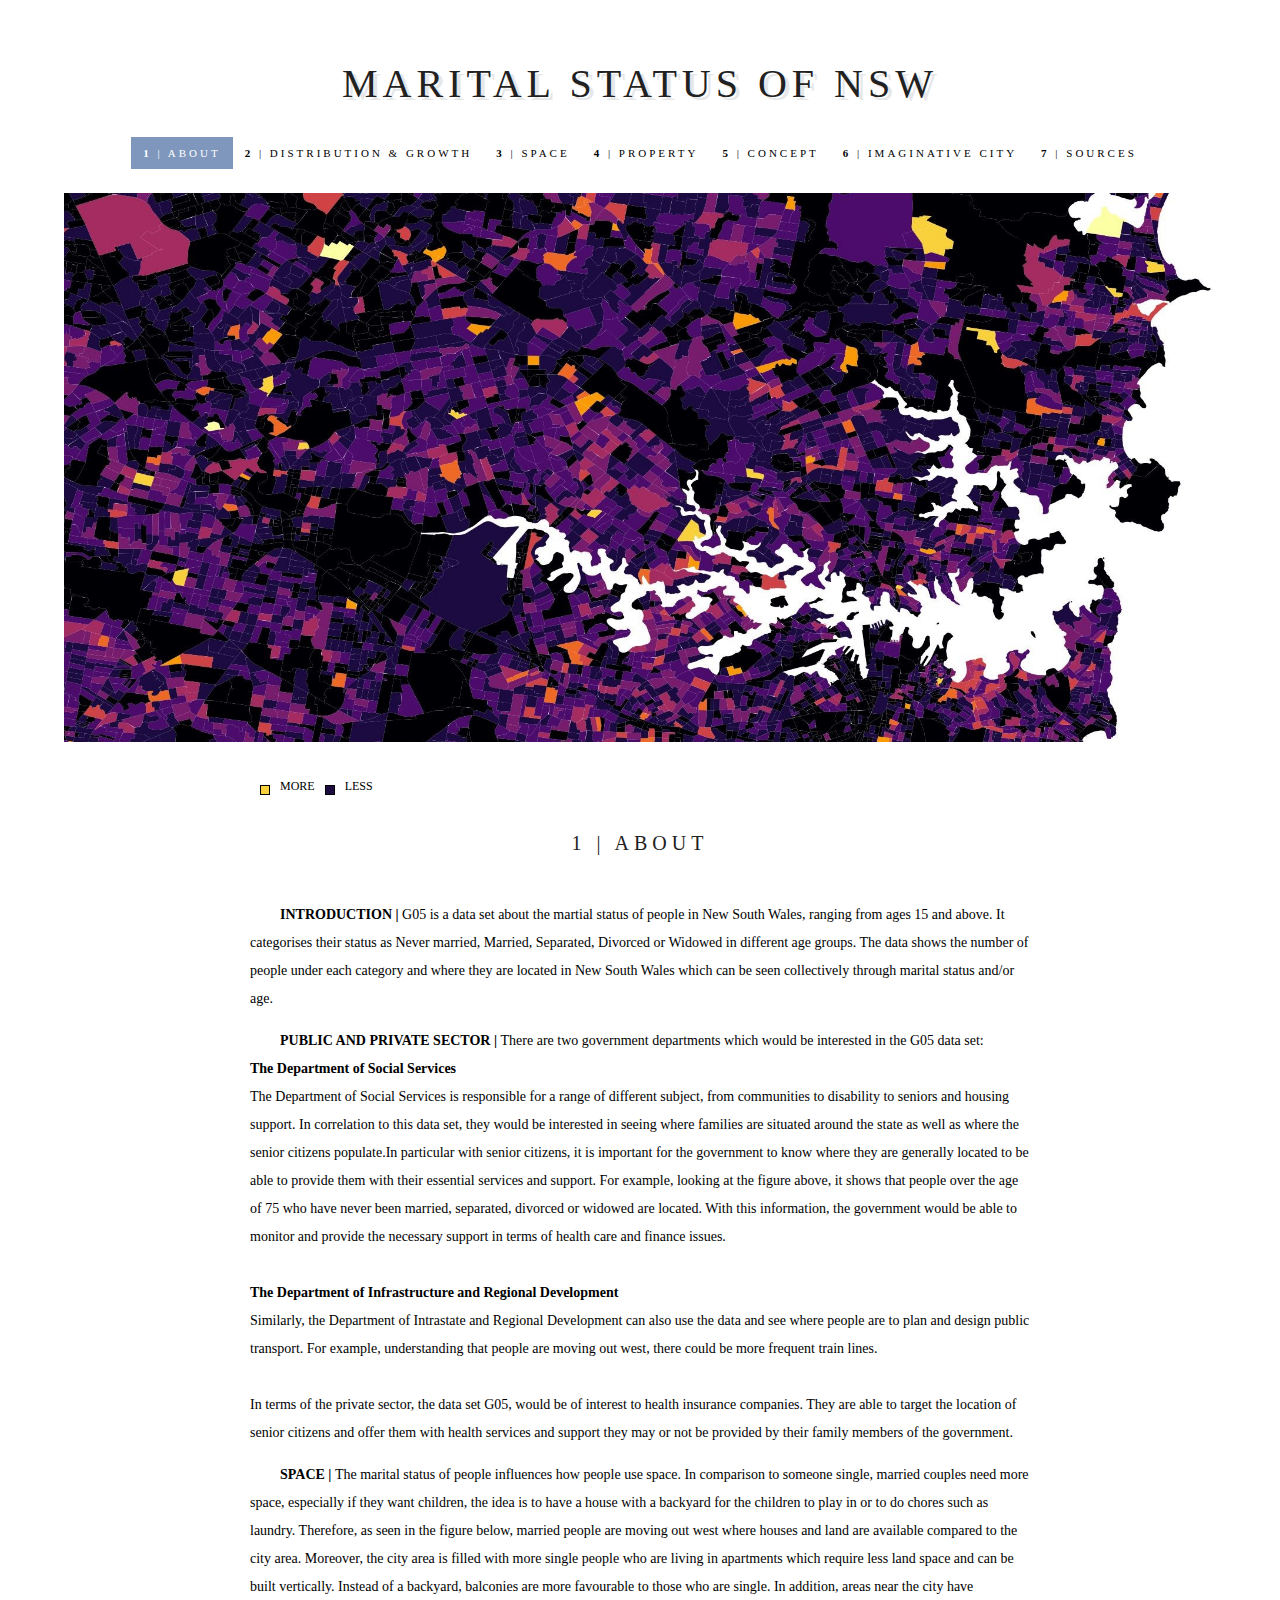
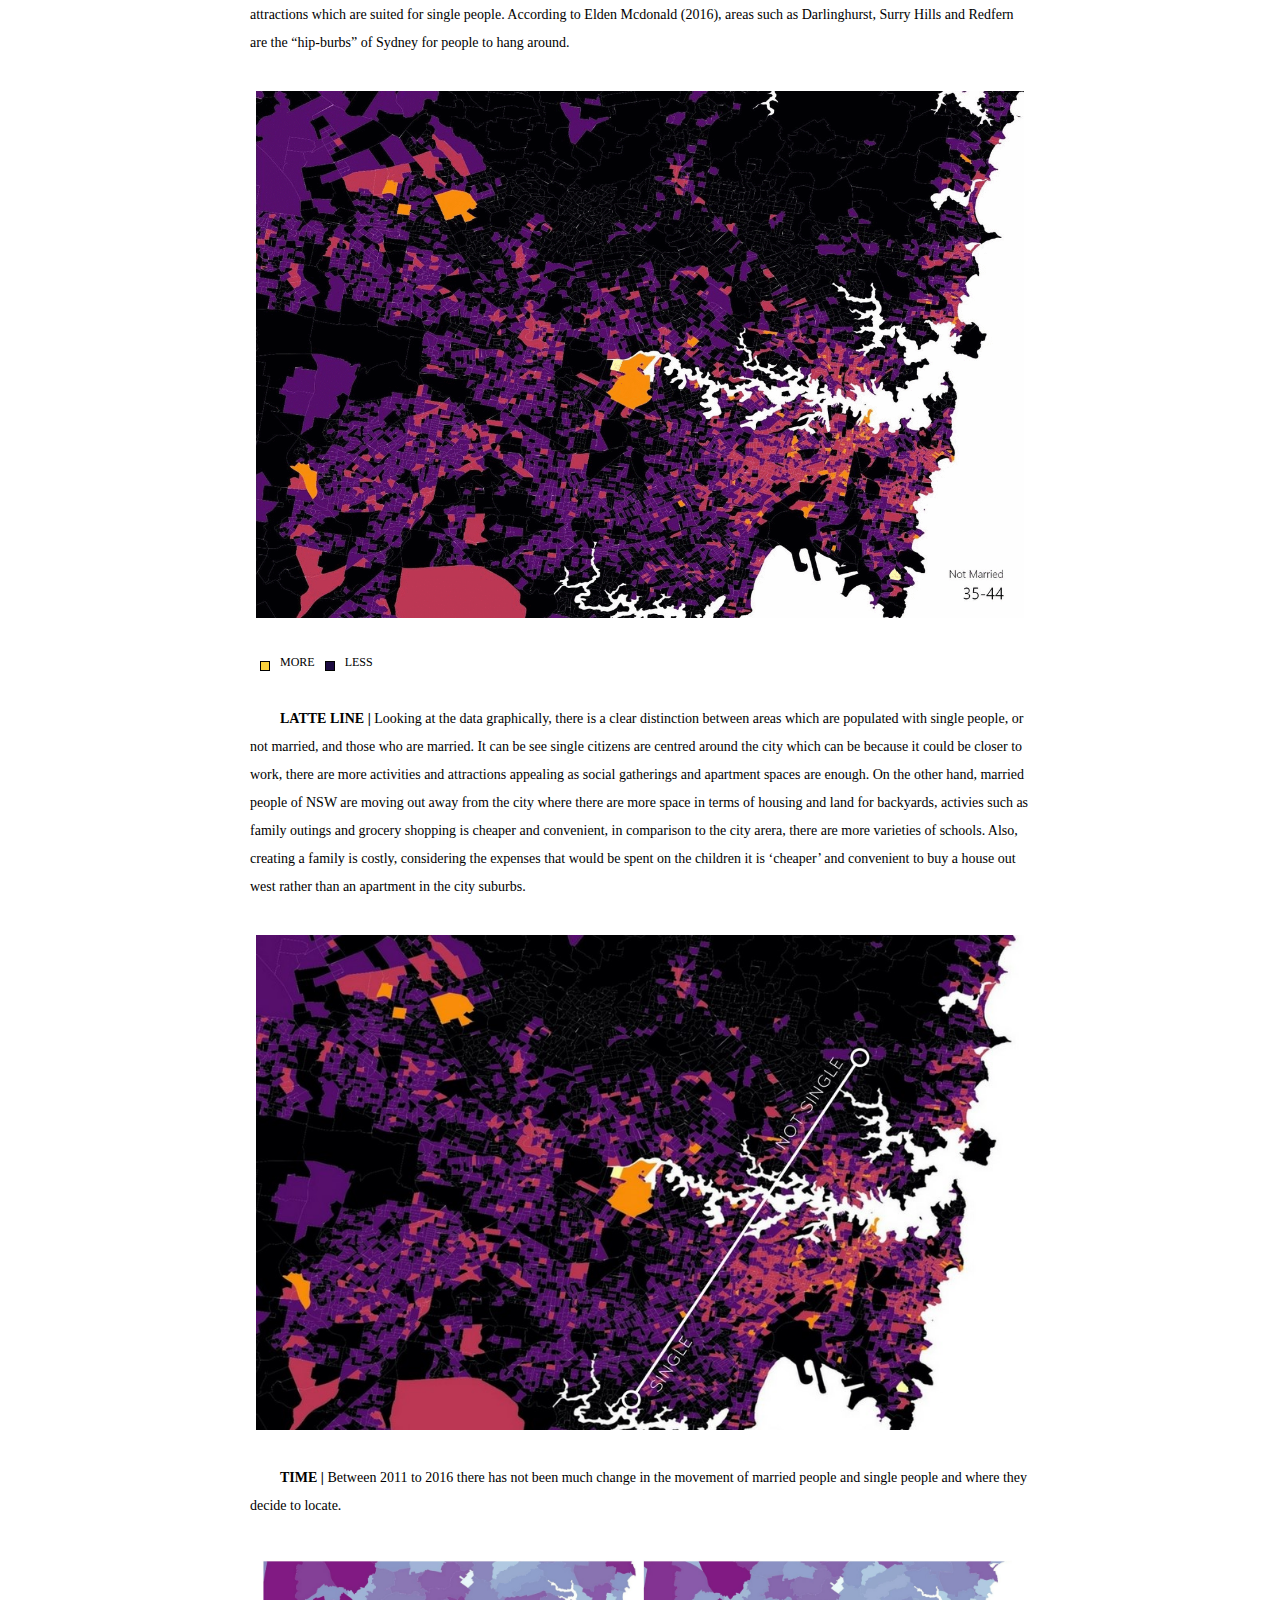
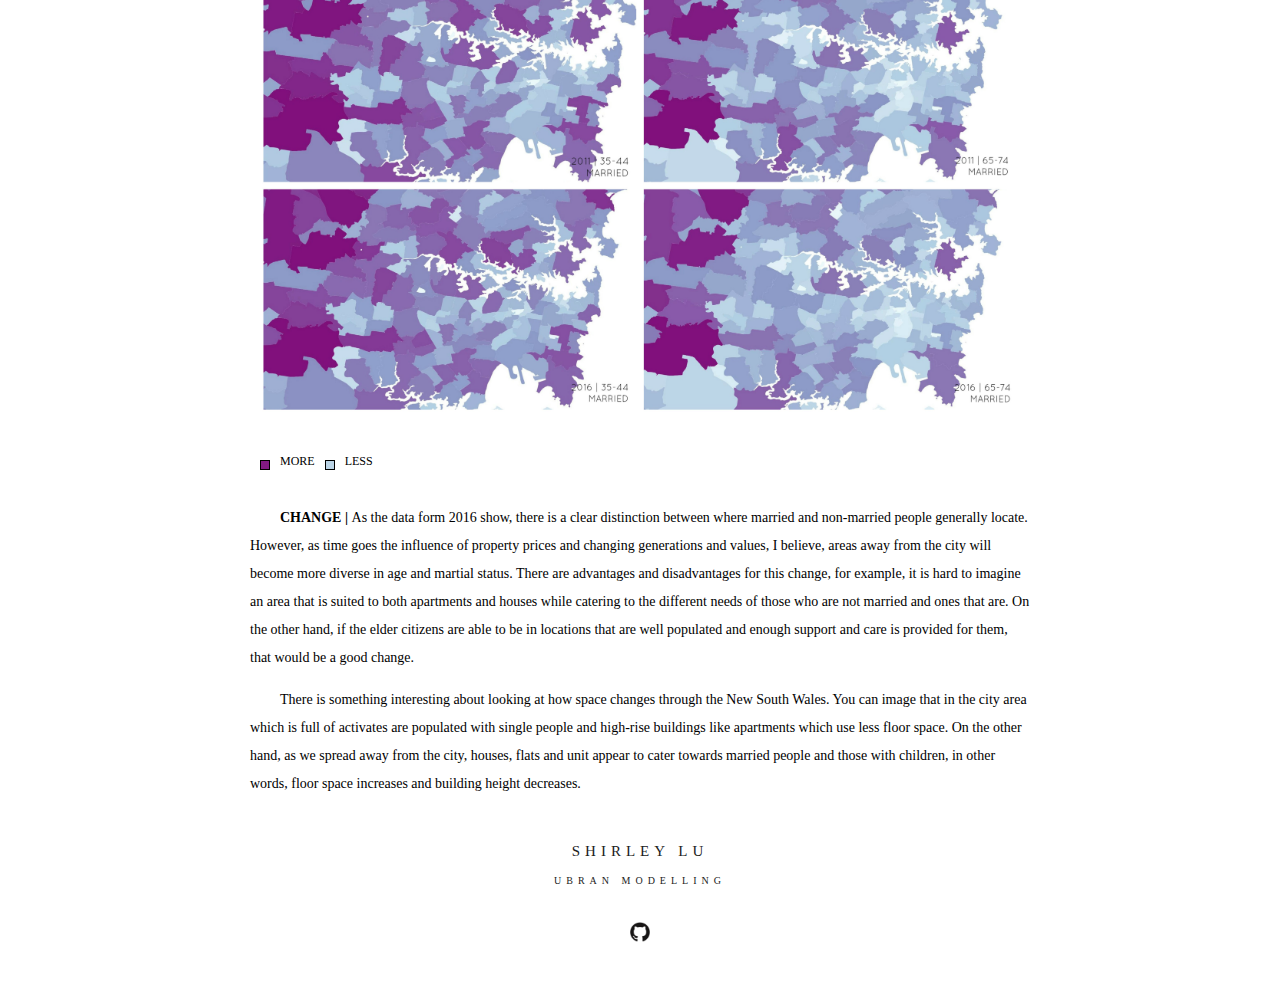
<file: index.html>
<!DOCTYPE html>
<html>
<head>
<link rel="stylesheet" type="text/css" href="style.css"/>

<h1> MARITAL STATUS OF NSW </h1>
</head>

<body>
<title> Shirley Lu </title>
<div class = "topnav" id="myTopnav">
<a href="index.html" class="active"><B>1</B> | ABOUT</a>
<a href="page1.html"> <B>2</B> | DISTRIBUTION & GROWTH</a>
<a href="page2.html"> <B>3</B> | SPACE</a>
<a href="page3.html"> <B>4</B> | PROPERTY</a>
<a href="page4.html"> <B>5</B> | CONCEPT </a>
<a href="page5.html"> <B>6</B> | IMAGINATIVE CITY </a>
<a href="page6.html"> <B>7</B> | SOURCES</a>
</div>

<img src="75Over_NeverMarriedd.jpg" alt="image missing!" style="width: 90%" align="middle">
  <ul class="legend_Two">
   <li><span class="More"></span>MORE</li>
   <li><span class="Less"></span>LESS</li>
   </ul>
<style>
   .legend_Two{list-style: none; text-align: center; margin-left: 250px; margin-right: 250px; padding: 0 0 40px 0;font-family: segoe UI; font-size:13px; font-weight: lighter; line-height: 180%}
   .legend_Two li {float: left; text-align: center; font-size: 12px;}
   .legend_Two span {border: 0.5px solid #000000; width: 8px; height: 8px; margin: 10px; float: left; text-align: center; }
   .legend_Two .More {background-color: #F9D13C}
   .legend_Two .Less {background-color: #1C0B41}
   </style>

   <p>
<h2> 1 | ABOUT </h2>

<p>
<b>INTRODUCTION | </b>
G05 is a data set about the martial status of people in New South Wales, ranging from ages 15 and above. It categorises their status as Never married, Married, Separated, Divorced or Widowed in different age groups. The data shows the number of people under each category and where they are located in New South Wales which can be seen collectively through marital status and/or age.
</p>
<p>
<b>PUBLIC AND PRIVATE SECTOR | </b>
There are two government departments which would be interested in the G05 data set:
<br><b>The Department of Social Services</b><br>
The Department of Social Services is responsible for a range of different subject, from communities to disability to seniors and housing support. In correlation to this data set, they would be interested in seeing where families are situated around the state as well as where the senior citizens populate.In particular with senior citizens, it is important for the government to know where they are generally located to be able to provide them with their essential services and support. For example, looking at the figure above, it shows that people over the age of 75 who have never been married, separated, divorced or widowed are located. With this information, the government would be able to monitor and provide the necessary support in terms of health care and finance issues.
<br><br><b>The Department of Infrastructure and Regional Development </b><Br>
Similarly, the Department of Intrastate and Regional Development can also use the data and see where people are to plan and design public transport. For example, understanding that people are moving out west, there could be more frequent train lines.
<br><br>
In terms of the private sector, the data set G05, would be of interest to health insurance companies. They are able to target the location of senior citizens and offer them with health services and support they may or not be provided by their family members of the government.
</p>

<p>
<b>SPACE | </b>
The marital status of people influences how people use space. In comparison to someone single, married couples need more space, especially if they want children, the idea is to have a house with a backyard for the children to play in or to do chores such as laundry. Therefore, as seen in the figure below, married people are moving out west where houses and land are available compared to the city area. Moreover, the city area is filled with more single people who are living in apartments which require less land space and can be built vertically. Instead of a backyard, balconies are more favourable to those who are single. In addition, areas near the city have attractions which are suited for single people. According to Elden Mcdonald (2016), areas such as Darlinghurst, Surry Hills and Redfern are the “hip-burbs” of Sydney for people to hang around.
</p>

<img src="3544.gif" alt="image missing!" style= "width:60%" align="middle">
  <ul class="legend_Two">
   <li><span class="More"></span>MORE</li>
   <li><span class="Less"></span>LESS</li>
   </ul>
<style>
   .legend_Two{list-style: none; text-align: center; margin-left: 250px; margin-right: 250px; padding: 0 0 40px 0;font-family: segoe UI; font-size:13px; font-weight: lighter; line-height: 180%}
   .legend_Two li {float: left; text-align: center; font-size: 12px;}
   .legend_Two span {border: 0.5px solid #000000; width: 8px; height: 8px; margin: 10px; float: left; text-align: center; }
   .legend_Two .More {background-color: #F9D13C}
   .legend_Two .Less {background-color: #1C0B41}
   </style>

<p>
<b> LATTE LINE | </b>
Looking at the data graphically, there is a clear distinction between areas which are populated with single people, or not married, and those who are married. It can be see single citizens are centred around the city which can be because it could be closer to work, there are more activities and attractions appealing as social gatherings and apartment spaces are enough.

On the other hand, married people of NSW are moving out away from the city where there are more space in terms of housing and land for backyards, activies such as family outings and grocery shopping is cheaper and convenient, in comparison to the city arera, there are more varieties of schools. Also, creating a family is costly, considering the expenses that would be spent on the children it is ‘cheaper’ and convenient to buy a house out west rather than an apartment in the city suburbs. </p>

<img src="LatteLinee.jpg" alt="image missing!" style= "width:60%" align="middle">

<p>
<b>TIME | </b>
Between 2011 to 2016 there has not been much change in the movement of married people and single people and where they decide to locate. 
</p>

<img src="TimeCollage.jpg" alt="image missing!" style= "width:60%" align="middle">
  <ul class="legend_One">
   <li><span class="More"></span>MORE</li>
   <li><span class="Less"></span>LESS</li>
   </ul>
<style>
   .legend_One{list-style: none; text-align: center; margin-left: 250px; margin-right: 250px; padding: 0 0 40px 0;font-family: segoe UI; font-size:13px; font-weight: lighter; line-height: 180%}
   .legend_One li {float: left; text-align: center; font-size: 12px;}
   .legend_One span {border: 0.5px solid #000000; width: 8px; height: 8px; margin: 10px; float: left; text-align: center; }
   .legend_One .More {background-color: #811A83}
   .legend_One .Less {background-color: #BBD4E6}
   </style>

<p>
<b>CHANGE | </b>
As the data form 2016 show, there is a clear distinction between where married and non-married people generally locate. However, as time goes the influence of property prices and changing generations and values, I believe, areas away from the city will become more diverse in age and martial status. There are advantages and disadvantages for this change, for example, it is hard to imagine an area that is suited to both apartments and houses while catering to the different needs of those who are not married and ones that are. On the other hand, if the elder citizens are able to be in locations that are well populated and enough support and care is provided for them, that would be a good change.</p>
<p>There is something interesting about looking at how space changes through the New South Wales. You can image that in the city area which is full of activates are populated with single people and high-rise buildings like apartments which use less floor space. On the other hand, as we spread away from the city, houses, flats and unit appear to cater towards married people and those with children, in other words, floor space increases and building height decreases. </p>



<h3> SHIRLEY LU </h3>
<h4> UBRAN MODELLING </h4>

<footer> 
<a href="https://github.com/ShirleysmLu"> <img src="GitHub-Mark.png" style="width: 2%" align="center"></a>
 </footer>
</body>

</html>
</file>
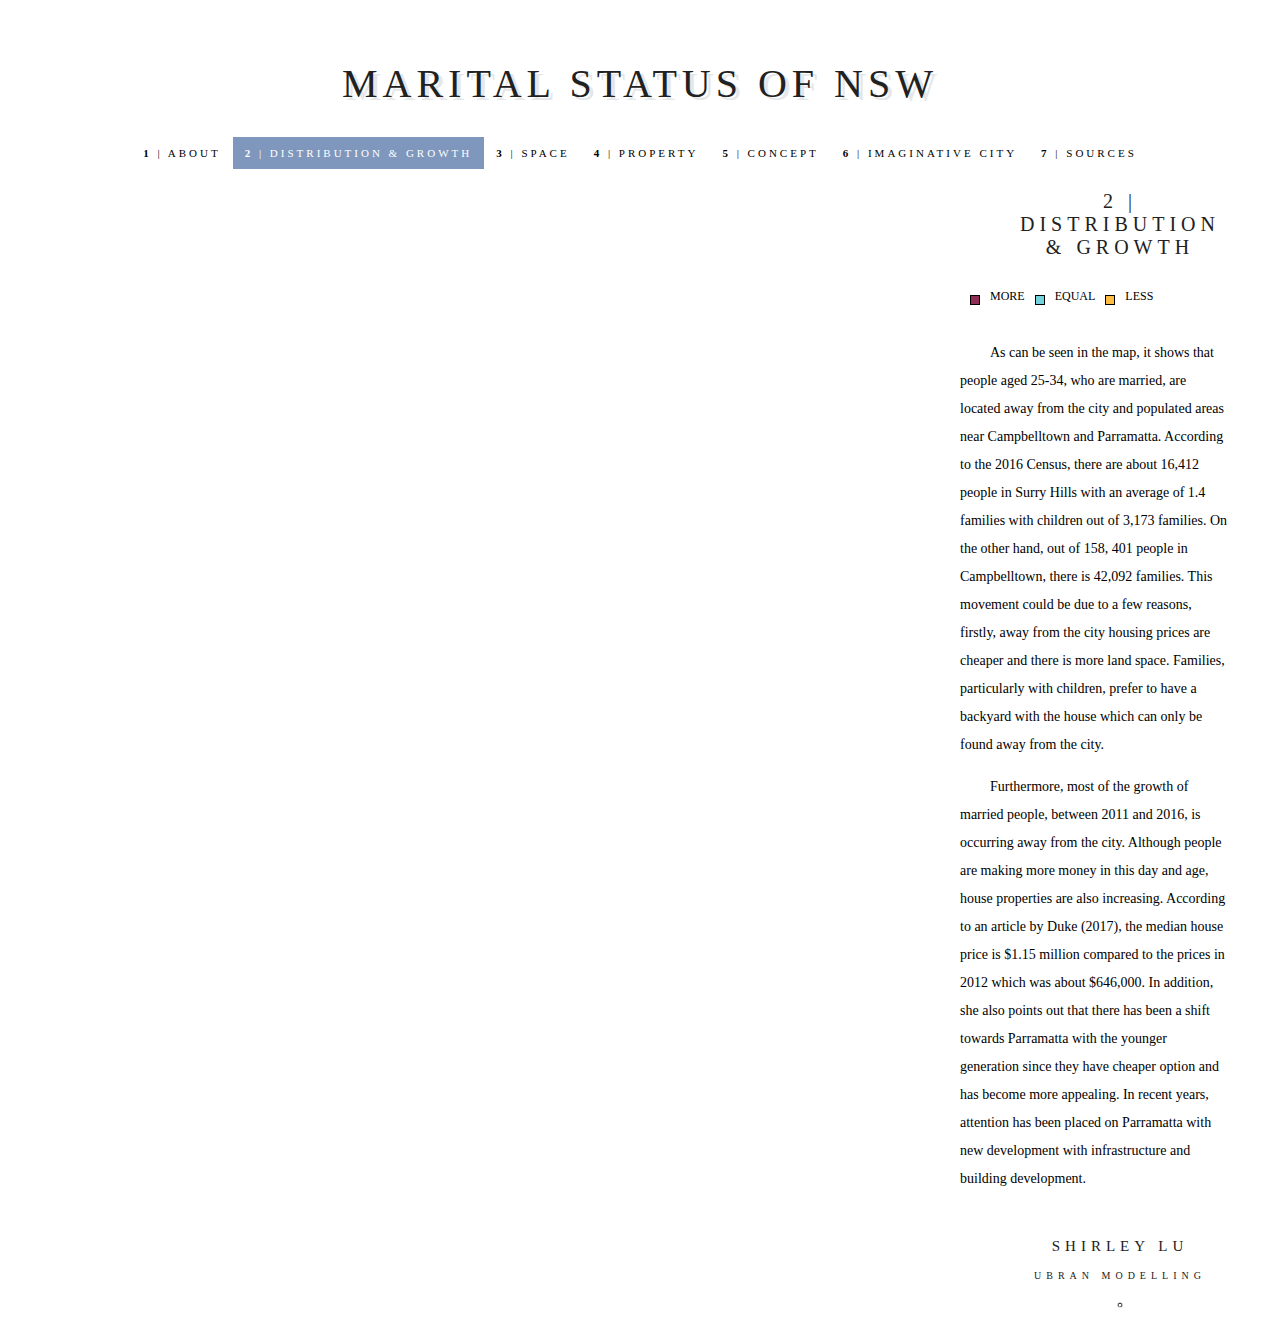
<file: page1.html>
<!DOCTYPE html>
<html>
<head>
    <meta charset='utf-8' />
    <title>Distribution & Growth</title>
    <meta name='viewport' content='initial-scale=1,maximum-scale=1,user-scalable=no' />
    <script src='https://api.tiles.mapbox.com/mapbox-gl-js/v0.39.1/mapbox-gl.js'></script>
    <script src='./data.js'></script>
    <link href='https://api.tiles.mapbox.com/mapbox-gl-js/v0.39.1/mapbox-gl.css' rel='stylesheet' />
    <style>
        body { margin:0; padding:0; }
        #map { position:fixed; left:0; right:30%; bottom:0; height:75%; }
        sidebar {position:fixed; text-align: left; width:30%; padding:1%;}
    </style>
</head>

<body>
<div id='map'>
</div>
<script>
mapboxgl.accessToken = 'pk.eyJ1Ijoic2hpcmxleWx1IiwiYSI6ImNqNnZuYWE4ajFrNnIzMmxhZTNpZ2p4bzAifQ.mhIwlLTJVAJl6siryT8i4Q';
var map = new mapboxgl.Map({
    container: 'map',
    style: 'mapbox://styles/shirleylu/cj7kfvh1m7fst2rnvuxhht65g',
    center: [151.2093, -33.8688],
    zoom: 8,
    pitch: 35,
    bearing: 30
});

map.on('load', function() {

    map.addLayer({
         'id': 'room-extrusion',
        'type': 'fill-extrusion',
        'source': {
            // Geojson Data source used in vector tiles, documented at
            // https://gist.github.com/ryanbaumann/a7d970386ce59d11c16278b90dde094d
            'type': 'geojson',
            'data': data
        },
        'paint': {
            // See the Mapbox Style Spec for details on property functions
            // https://www.mapbox.com/mapbox-gl-style-spec/#types-function
            'fill-extrusion-color': {
                // Get the fill-extrusion-color from the source 'color' property.
                'property': 'Pro',
                "stops":[
                [0, '#FFBC42'],
                [0.4, '#73D2DE'],
                [0.7, '#8F2D56']
                ]
               
            },
            'fill-extrusion-height': {
                // Get fill-extrusion-height from the source 'height' property.
                'property': 'growth',
                "stops":[
                [0.0, 0],
                [5, 65535]
                ]
              
            },
            'fill-extrusion-base': {
                // Get fill-extrusion-base from the source 'base_height' property.
                'property': 'base_height',
                'type': 'identity'
            },
            // Make extrusions slightly opaque for see through indoor walls.
            'fill-extrusion-opacity': 0.5
        }
    });
});
</script>
<header>
   <h1> MARITAL STATUS OF NSW </h1>  
   <div class = "topnav" id="myTopnav">
   <a href="index.html"><B>1</B> | ABOUT</a>
   <a href="page1.html" class="active"> <B>2</B> | DISTRIBUTION & GROWTH</a>
   <a href="page2.html"> <B>3</B> | SPACE</a>
   <a href="page3.html"> <B>4</B> | PROPERTY</a>
   <a href="page4.html"> <B>5</B> | CONCEPT </a>
   <a href="page5.html"> <B>6</B> | IMAGINATIVE CITY </a>
<a href="page6.html"> <B>7</B> | SOURCES</a>
</div>
</header>

<div class= "sidebar">
<h2> 2 | DISTRIBUTION & GROWTH </h2>
  <ul class="legend_One">
   <li><span class="More"></span>MORE</li>
      <li><span class="Equal"></span>EQUAL</li>
   <li><span class="Less"></span>LESS</li>
   </ul>
<style>
   .legend_One{list-style: none; text-align: center; margin-left: 75%;
    margin-right: 5%; padding: 0 0 40px 0;font-family: segoe UI; font-size:13px; font-weight: lighter; line-height: 180%}
   .legend_One li {float: left; text-align: center; font-size: 12px;}
   .legend_One span {border: 0.5px solid #000000; width: 8px; height: 8px; margin: 10px; float: left; text-align: center; }
   .legend_One .More {background-color:     #8F2D56}
      .legend_One .Equal {background-color: #73D2DE}
   .legend_One .Less {background-color: #FFBC42}
   </style>
<p>As can be seen in the map, it shows that people aged 25-34, who are married, are located away from the city and populated areas near Campbelltown and Parramatta. According to the 2016 Census, there are about 16,412 people in Surry Hills with an average of 1.4 families with children out of 3,173 families. On the other hand, out of 158, 401 people in Campbelltown, there is 42,092 families. This movement could be due to a few reasons, firstly, away from the city housing prices are cheaper and there is more land space. Families, particularly with children, prefer to have a backyard with the house which can only be found away from the city. </p>
<p>Furthermore, most of the growth of married people, between 2011 and 2016, is occurring away from the city. Although people are making more money in this day and age, house properties are also increasing. According to an article by Duke (2017), the median house price is $1.15 million compared to the prices in 2012 which was about $646,000. In addition, she also points out that there has been a shift towards Parramatta with the younger generation since they have cheaper option and has become more appealing. In recent years, attention has been placed on Parramatta with new development with infrastructure and building development. 
</p>
</div>

<style>
header{position: static; top:0; height: 25%; text-align: center; width:100%;}

h1{
    margin: auto;
    text-align: center;
    color: #212121 ;
    font-family: bebas;
    font-weight: lighter;
    letter-spacing: 5px;
    font-size: 40px;
    text-shadow: 4px 3px #E5E7E9;
    padding: 60px 50px 30px 50px;}

    .topnav {
  overflow: hidden;
  margin: 0;
  display: inline-block;
  list-style-type: none;
  text-align: center;
}

.topnav a {
  float: left;
  display: block;
  color: #000000;
  padding: 10px 12px;
  text-decoration: none;
  font-family: bebas;
    letter-spacing: 3px;
  font-size: 11px;
}

.topnav a:hover {
  color: #496CA1;
}

.topnav a.active {
    display: block;
    text-align: center;
    background-color: #496CA1;
    color: white;
    opacity: 0.7;
}


h2{
    margin-left: 75%;
    text-align: center;
    color: #212121;
    font-family: oswald;
    font-weight: lighter;
    letter-spacing: 5px;
    font-size: 20px;
    padding: 0 50px 10px 50px;
}

p{
   margin-left: 75%;
   margin-right: 4%;
    text-indent: 30px;
    text-align: left;
    font-size:14px;
    color: #000000;
    line-height: 200%;
}

h3{
  margin-left: 75%;
    text-align: center;
    color: #212121;
    font-family: oswald;
    font-weight: lighter;
    letter-spacing: 5px;
    font-size: 15px;
    padding-top: 30px;
}

h4{
    margin-left: 75%;
    text-align: center;
    color: #212121;
    font-family: segoe UI;
    font-weight: lighter;
    letter-spacing: 5px;
    font-size: 10px;
}

footer{
      margin-left: 75%;
    text-align: center;
    padding-bottom: 30px;
}

</style>
<h3> SHIRLEY LU </h3>
<h4> UBRAN MODELLING </h4>

<footer> 
<a href="https://github.com/ShirleysmLu"> <img src="GitHub-Mark.png" style="width: 2%" align="center"></a>
 </footer>

</body>

</html>
</file>
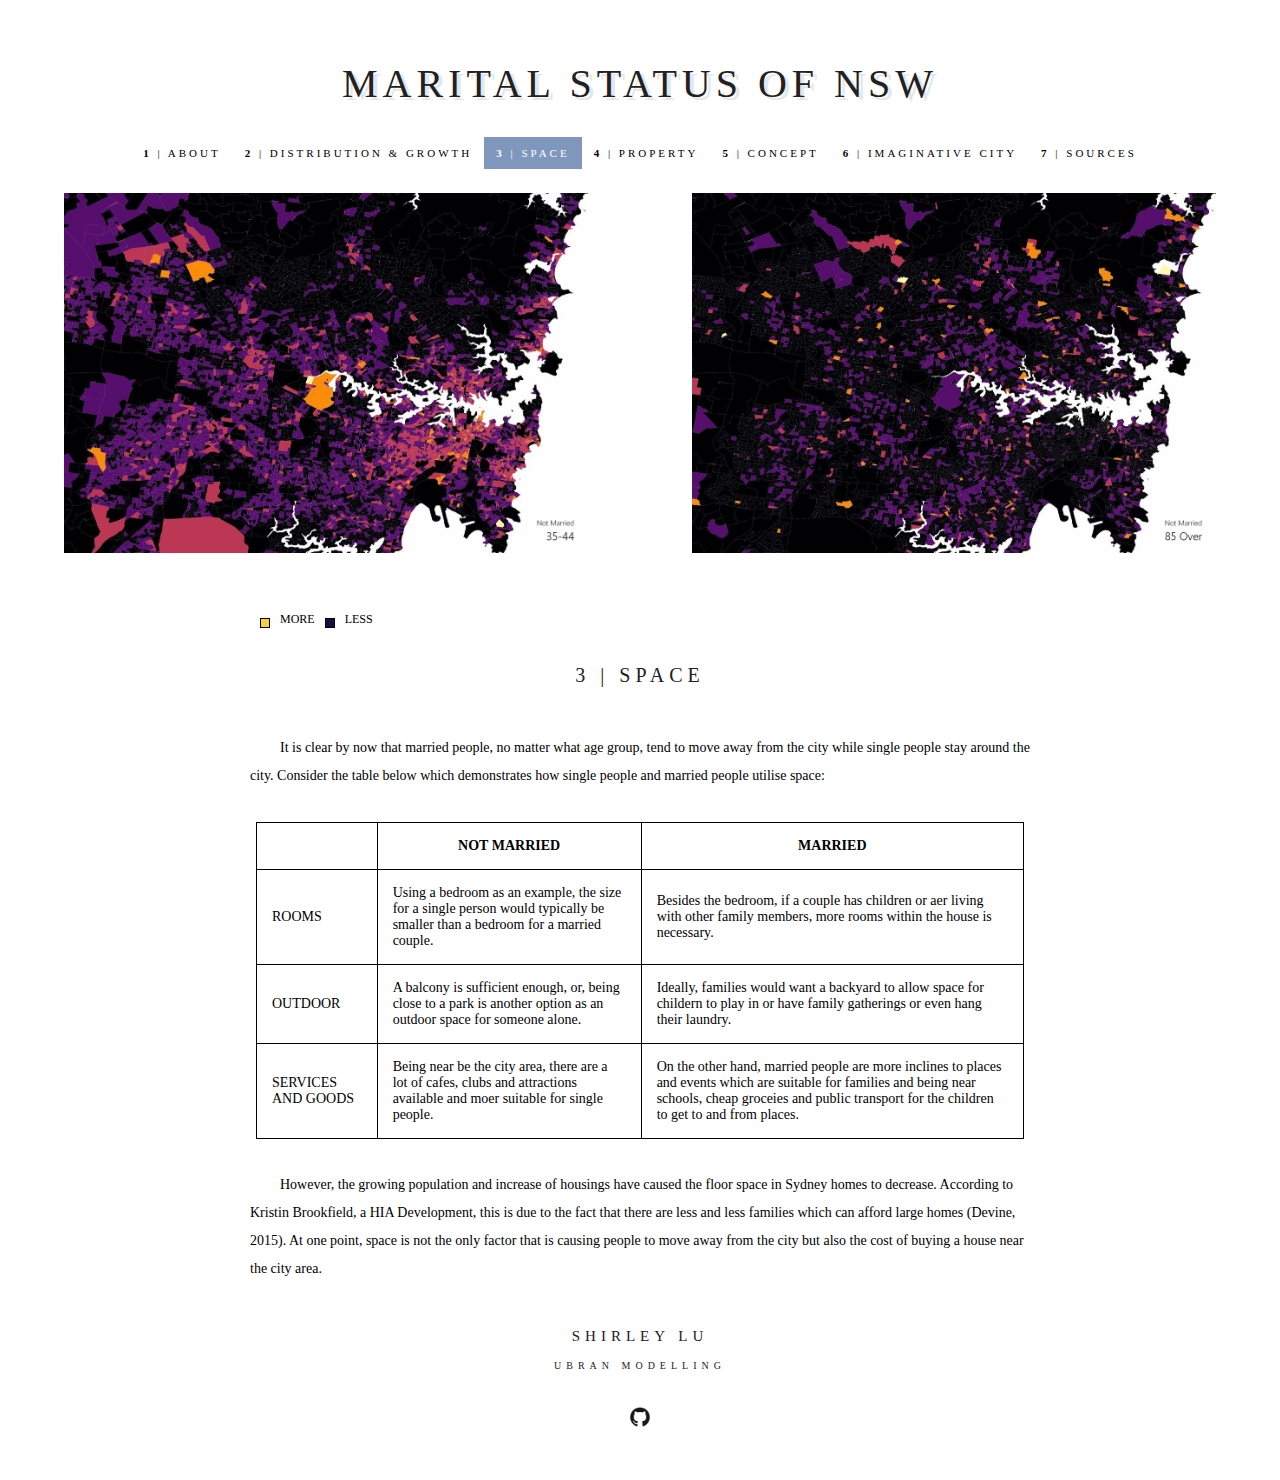
<file: page2.html>
<!DOCTYPE html>
<html>
<head>
<link rel="stylesheet" type="text/css" href="style.css"/>

<h1> MARITAL STATUS OF NSW </h1>
</head>

<body>
<title>Space</title>
<div class = "topnav" id="myTopnav">
<a href="index.html" ><B>1</B> | ABOUT</a>
<a href="page1.html"> <B>2</B> | DISTRIBUTION & GROWTH</a>
<a href="page2.html" class="active"> <B>3</B> | SPACE</a>
<a href="page3.html"> <B>4</B> | PROPERTY</a>
<a href="page4.html"> <B>5</B> | CONCEPT </a>
<a href="page5.html"> <B>6</B> | IMAGINATIVE CITY </a>
<a href="page6.html"> <B>7</B> | SOURCES</a>
</div>
<br>
<div class="ImageTab">
<div class="headerimage">
<img src="3544.gif" alt="image missing!" style="float: left; width: 45.5%;">
<img src="85.gif" alt="image missing!" style="float: right; width: 45.5%;">
</div>
</div>
<br>
  <ul class="legend_Two">
   <li><span class="More"></span>MORE</li>
   <li><span class="Less"></span>LESS</li>
   </ul>
<style>
   .legend_Two{list-style: none; text-align: center; margin-left: 250px; margin-right: 250px; padding: 0 0 40px 0;font-family: segoe UI; font-size:13px; font-weight: lighter; line-height: 180%}
   .legend_Two li {float: left; text-align: center; font-size: 12px;}
   .legend_Two span {border: 0.5px solid #000000; width: 8px; height: 8px; margin: 10px; float: left; text-align: center; }
   .legend_Two .More {background-color: #F9D13C}
   .legend_Two .Less {background-color: #1C0B41}
   </style>

<h2 style="padding: 0 50px 30px 50px"> 3 | SPACE </h2>

<p>
It is clear by now that married people, no matter what age group, tend to move away from the city while single people stay around the city. Consider the table below which demonstrates how single people and married people utilise space:
</p>
<br>
<table style="width: 60%">
<tr>
	<th> </th>
	<th> NOT MARRIED </th>
	<th> MARRIED </th>
</tr>
<tr>
	<td> ROOMS </td>
	<td> Using a bedroom as an example, the size for a single person would typically be smaller than a bedroom for a married couple.</td>
	<td> Besides the bedroom, if a couple has children or aer living with other family members, more rooms within the house is necessary.</td>
</tr>
<tr>
	<td> OUTDOOR</td>
	<td> A balcony is sufficient enough, or, being close to a park is another option as an outdoor space for someone alone.</td>
	<td> Ideally, families would want a backyard to allow space for childern to play in or have family gatherings or even hang their laundry. </td>
</tr>
<tr>
	<td> SERVICES AND GOODS </td>
	<td> Being near be the city area, there are a lot of cafes, clubs and attractions available and moer suitable for single people.</td>
	<td> On the other hand, married people are more inclines to places and events which are suitable for families and being near schools, cheap groceies and public transport for the children to get to and from places.</td>
</tr>
</table>
<br>

<p>However, the growing population and increase of housings have caused the floor space in Sydney homes to decrease. According to Kristin Brookfield, a HIA Development, this is due to the fact that there are less and less families which can afford large homes (Devine, 2015). At one point, space is not the only factor that is causing people to move away from the city but also the cost of buying a house near the city area.</p>


<h3> SHIRLEY LU </h3>
<h4> UBRAN MODELLING </h4>

<footer> 
<a href="https://github.com/ShirleysmLu"> <img src="GitHub-Mark.png" style="width: 2%" align="center"></a>
 </footer>
</body>

</html>
</file>
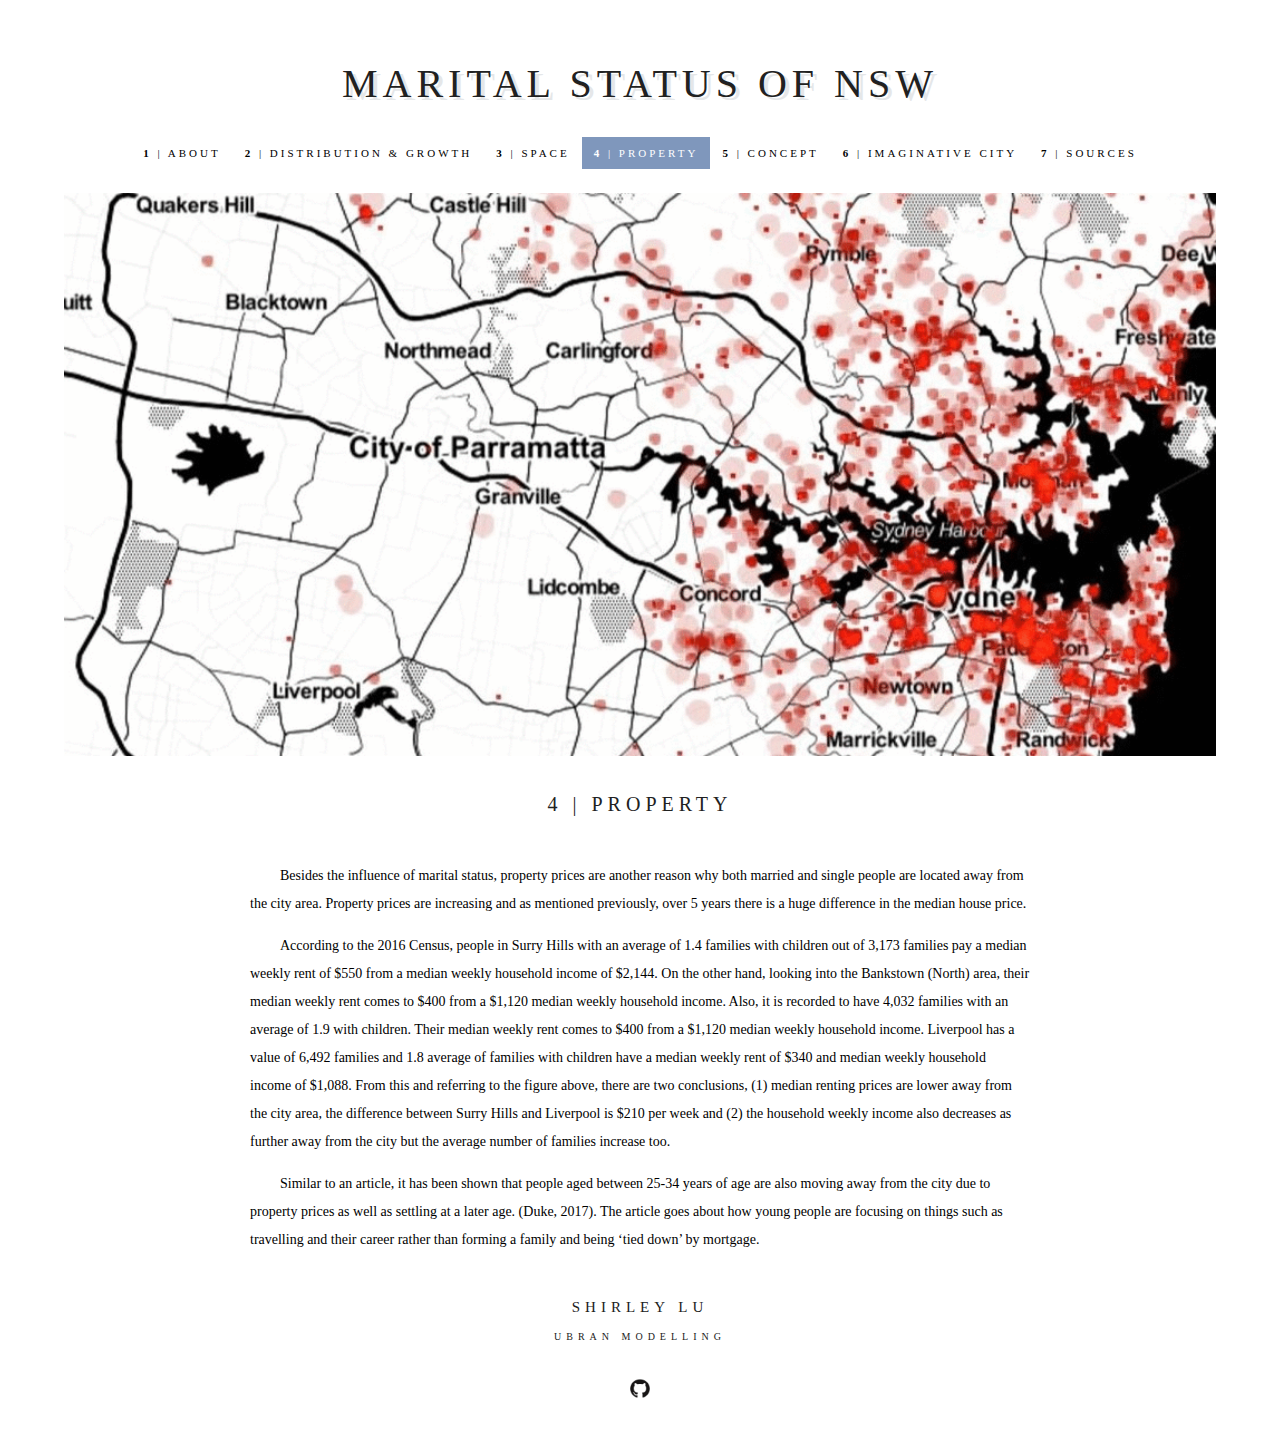
<file: page3.html>
<!DOCTYPE html>
<html>
<head>
<link rel="stylesheet" type="text/css" href="style.css"/>

<h1> MARITAL STATUS OF NSW </h1>
</head>

<body>
<title>Property</title>
<div class = "topnav" id="myTopnav">
<a href="index.html"><B>1</B> | ABOUT</a>
<a href="page1.html"> <B>2</B> | DISTRIBUTION & GROWTH</a>
<a href="page2.html"> <B>3</B> | SPACE</a>
<a href="page3.html" class="active"> <B>4</B> | PROPERTY</a>
<a href="page4.html"> <B>5</B> | CONCEPT </a>
<a href="page5.html"> <B>6</B> | IMAGINATIVE CITY </a>
<a href="page6.html"> <B>7</B> | SOURCES</a>
</div>

<img src="MillionProp.gif" alt="image missing!" style="width: 90%" align="middle">

<h2> 4 | PROPERTY </h2>
<p>Besides the influence of marital status, property prices are another reason why both married and single people are located away from the city area. Property prices are increasing and as mentioned previously, over 5 years there is a huge difference in the median house price.</p>

<p>According to the 2016 Census, people in Surry Hills with an average of 1.4 families with children out of 3,173 families pay a median weekly rent of $550 from a median weekly household income of $2,144. On the other hand, looking into the Bankstown (North) area, their median weekly rent comes to $400 from a $1,120 median weekly household income. Also, it is recorded to have 4,032 families with an average of 1.9 with children. Their median weekly rent comes to $400 from a $1,120 median weekly household income. Liverpool has a value of 6,492 families and 1.8 average of families with children have a median weekly rent of $340 and median weekly household income of $1,088. From this and referring to the figure above, there are two conclusions, (1) median renting prices are lower away from the city area, the difference between Surry Hills and Liverpool is $210 per week and (2) the household weekly income also decreases as further away from the city but the average number of families increase too.</p> 

<p>Similar to an article, it has been shown that people aged between 25-34 years of age are also moving away from the city due to property prices as well as settling at a later age. (Duke, 2017). The article goes about how young people are focusing on things such as travelling and their career rather than forming a family and being ‘tied down’ by mortgage. </p>


<h3> SHIRLEY LU </h3>
<h4> UBRAN MODELLING </h4>

<footer> 
<a href="https://github.com/ShirleysmLu"> <img src="GitHub-Mark.png" style="width: 2%" align="center"></a>
 </footer>
</body>

</html>
</file>
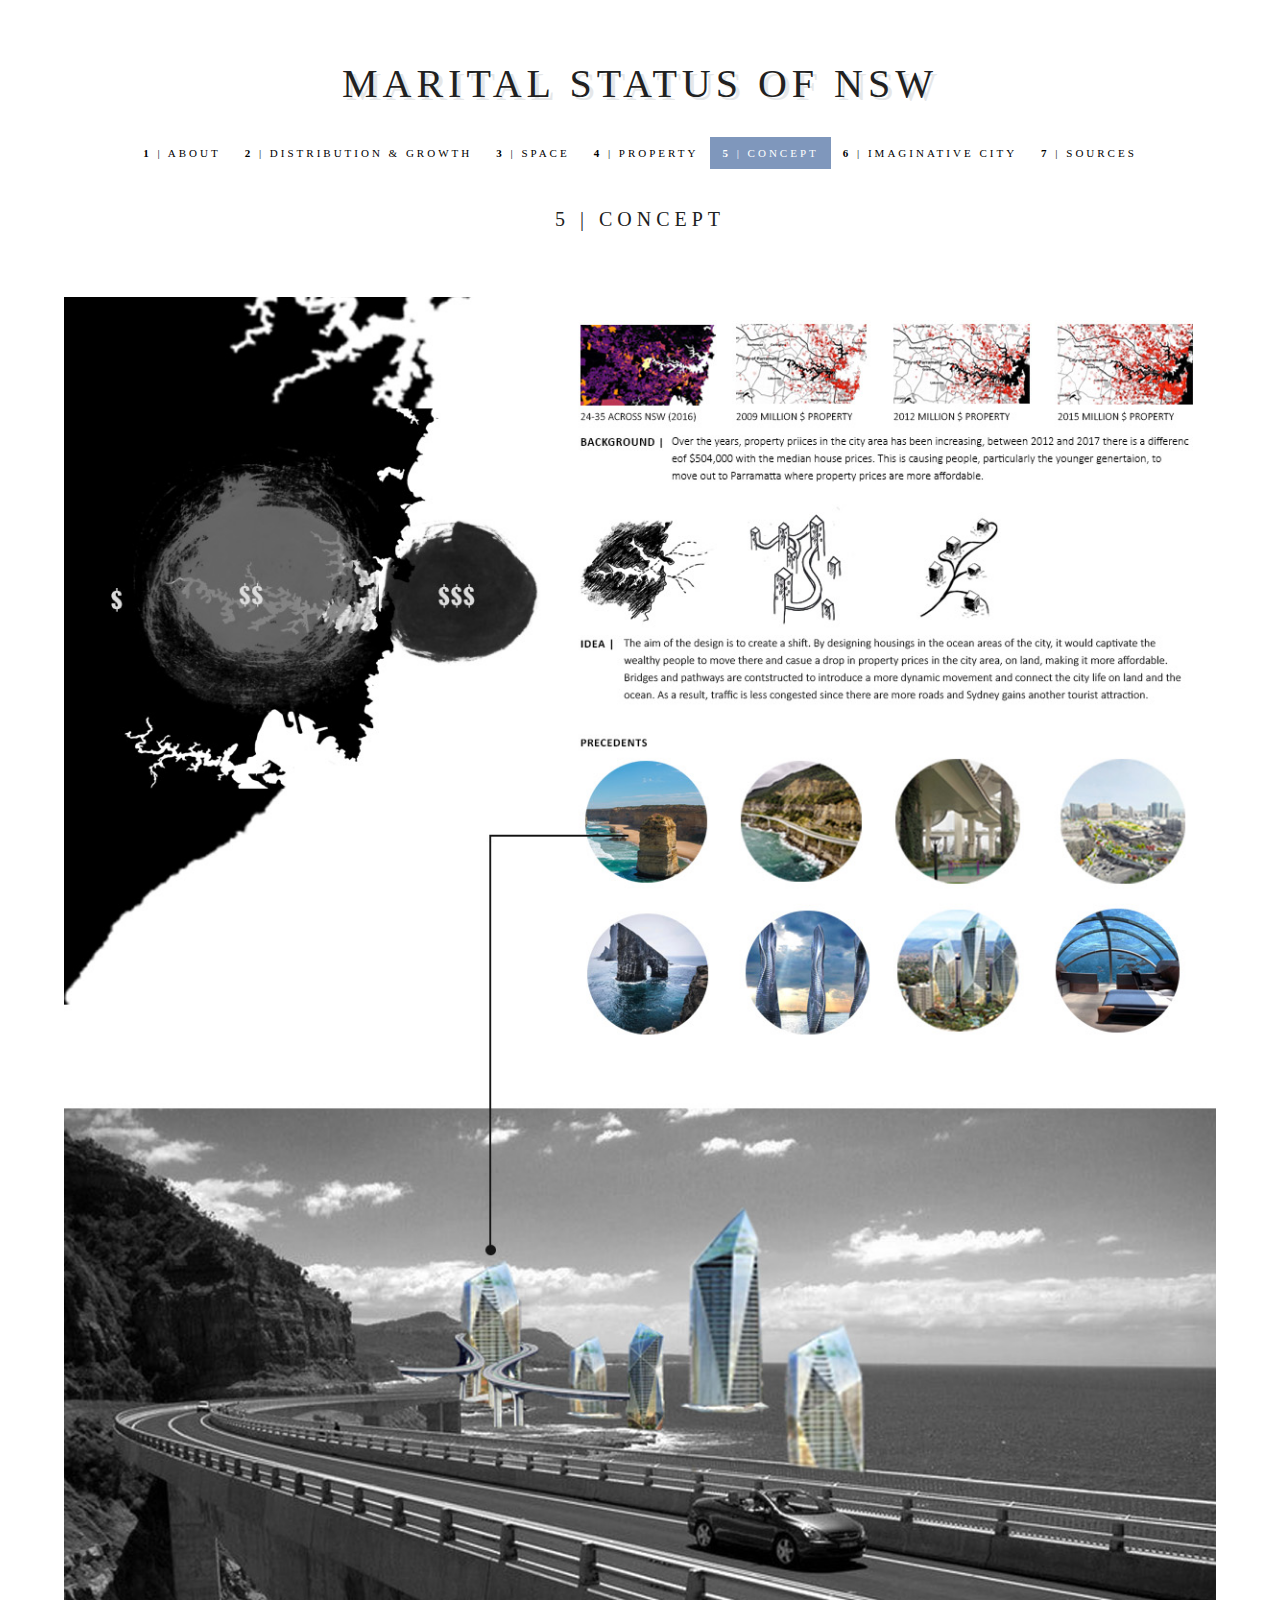
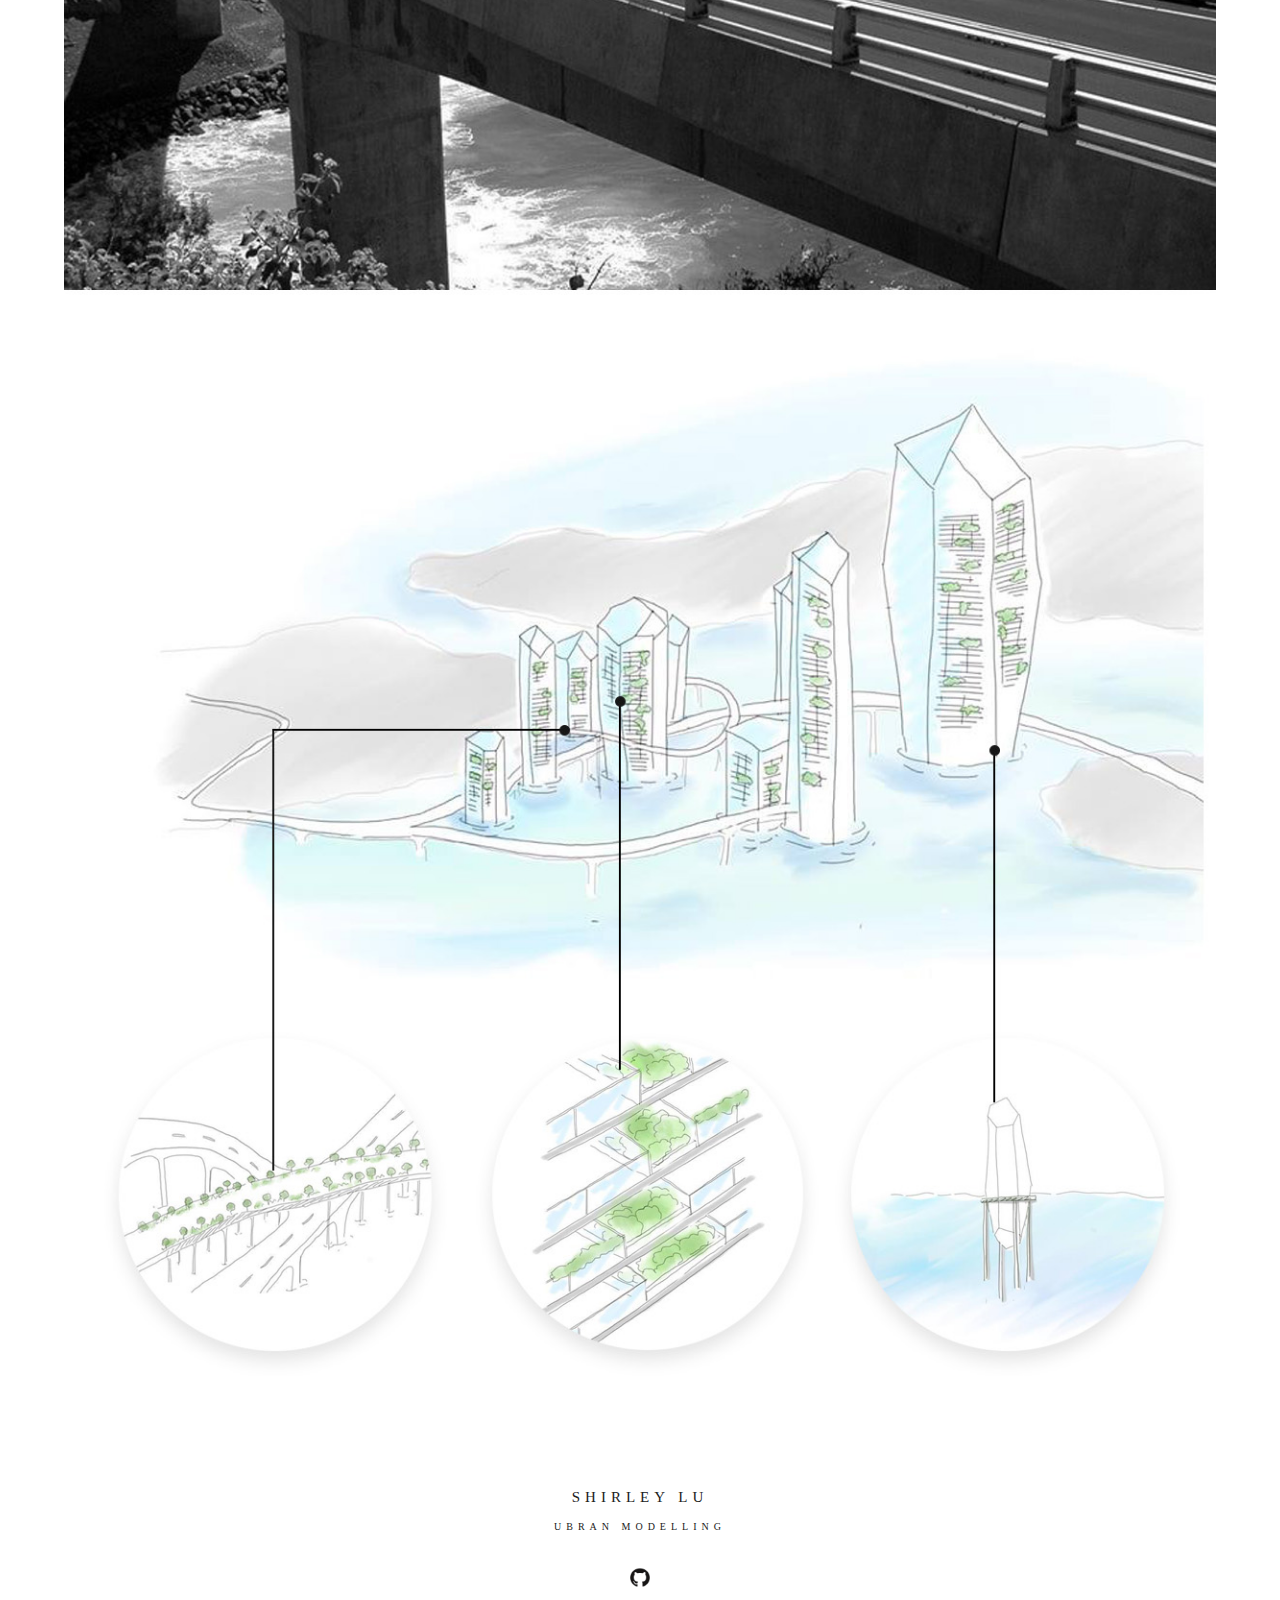
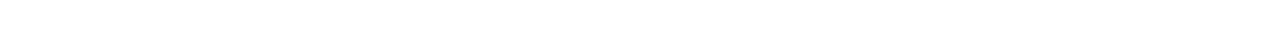
<file: page4.html>
<!DOCTYPE html>
<html>
<head>
<link rel="stylesheet" type="text/css" href="style.css"/>

<h1> MARITAL STATUS OF NSW </h1>
</head>

<body>
<title>Concept</title>
<div class = "topnav" id="myTopnav">
<a href="index.html"><B>1</B> | ABOUT</a>
<a href="page1.html"> <B>2</B> | DISTRIBUTION & GROWTH</a>
<a href="page2.html"> <B>3</B> | SPACE</a>
<a href="page3.html"> <B>4</B> | PROPERTY</a>
<a href="page4.html" class="active"> <B>5</B> | CONCEPT</a>
<a href="page5.html"> <B>6</B> | IMAGINATIVE CITY </a>
<a href="page6.html"> <B>7</B> | SOURCES</a>
</div>
<BR><BR>
<h2> 5 | CONCEPT </h2>

<img src="Final.jpg" alt="image missing!" style="width: 90%" align="middle">


<h3> SHIRLEY LU </h3>
<h4> UBRAN MODELLING </h4>

<footer> 
<a href="https://github.com/ShirleysmLu"> <img src="GitHub-Mark.png" style="width: 2%" align="center"></a>
 </footer>
</body>

</html>
</file>
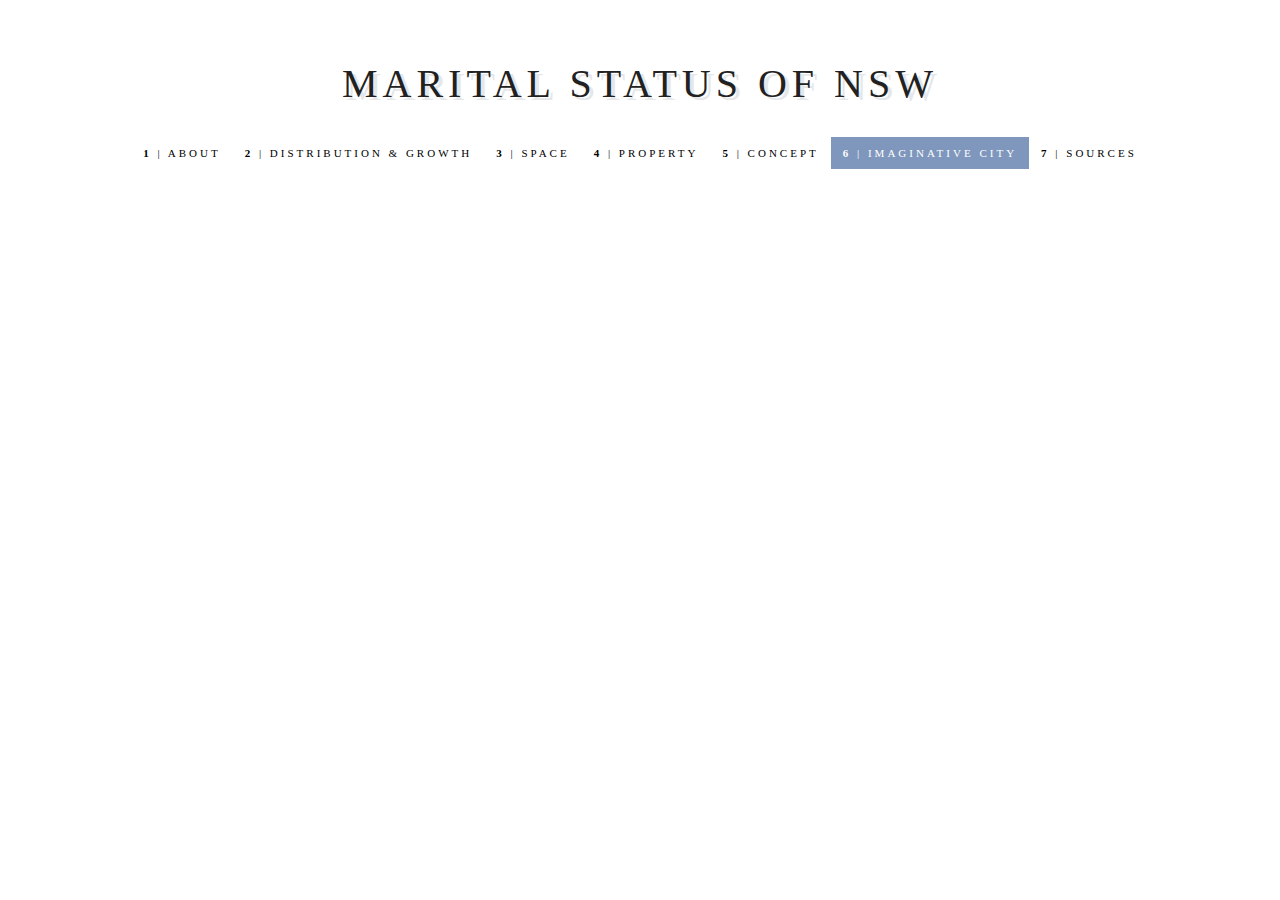
<file: page5.html>
<!DOCTYPE html>
<html>
<head>
    <meta charset='utf-8' />
    <title>Imaginative City</title>
    <meta name='viewport' content='initial-scale=1,maximum-scale=1,user-scalable=no' />
    <script src='https://api.tiles.mapbox.com/mapbox-gl-js/v0.41.0/mapbox-gl.js'></script>
     <script src='./geojson.js'></script>
    <link href='https://api.tiles.mapbox.com/mapbox-gl-js/v0.41.0/mapbox-gl.css' rel='stylesheet' />
    <style>
                body { margin:0; padding:0; }
        #map { position:fixed; left:0; right:0; bottom:0; height:75%; }
    </style>
</head>
<body>

<div id='map'>
</div>
<script>
mapboxgl.accessToken = 'pk.eyJ1Ijoic2hpcmxleWx1IiwiYSI6ImNqNnZuYWE4ajFrNnIzMmxhZTNpZ2p4bzAifQ.mhIwlLTJVAJl6siryT8i4Q';
var map = new mapboxgl.Map({
    container: 'map',
    style: 'mapbox://styles/shirleylu/cj9i0n10aaevu2spif7ga3xl0',
    center: [151.284785, -33.826468],
    zoom: 13,
    pitch: 160,
    bearing: 30
});

map.on('load', function() {

    map.addLayer({
        'id': 'room-extrusion',
        'type': 'fill-extrusion',
        'source': {
            // Geojson Data source used in vector tiles, documented at
            // https://gist.github.com/ryanbaumann/a7d970386ce59d11c16278b90dde094d
            'type': 'geojson',
            'data': geojson
        },
        'paint': {
            // See the Mapbox Style Spec for details on property functions
            // https://www.mapbox.com/mapbox-gl-style-spec/#types-function
            'fill-extrusion-color': {
                // Get the fill-extrusion-color from the source 'color' property.
                'property': 'color',
                'type': 'identity'
            },
            'fill-extrusion-height': {
                // Get fill-extrusion-height from the source 'height' property.
                'property': 'height',
                'type': 'identity'
            },
            'fill-extrusion-base': {
                // Get fill-extrusion-base from the source 'base_height' property.
                'property': 'base_height',
                'type': 'identity'
            },
            // Make extrusions slightly opaque for see through indoor walls.
            'fill-extrusion-opacity': 0.8
        }
    });
});
</script>
<header>
   <h1> MARITAL STATUS OF NSW </h1>  
   <div class = "topnav" id="myTopnav">
   <a href="index.html"><B>1</B> | ABOUT</a>
   <a href="page1.html"> <B>2</B> | DISTRIBUTION & GROWTH</a>
   <a href="page2.html"> <B>3</B> | SPACE</a>
   <a href="page3.html"> <B>4</B> | PROPERTY</a>
   <a href="page4.html"> <B>5</B> | CONCEPT </a>
<a href="page5.html" class="active"> <B>6</B> | IMAGINATIVE CITY </a>
<a href="page6.html"> <B>7</B> | SOURCES</a>
</div>
</header>
<style>
header{position: static; top:0; height: 25%; text-align: center; width:100%;}

h1{
    margin: auto;
    text-align: center;
    color: #212121 ;
    font-family: bebas;
    font-weight: lighter;
    letter-spacing: 5px;
    font-size: 40px;
    text-shadow: 4px 3px #E5E7E9;
    padding: 60px 50px 30px 50px;}

    .topnav {
  overflow: hidden;
  margin: 0;
  display: inline-block;
  list-style-type: none;
  text-align: center;
}

.topnav a {
  float: left;
  display: block;
  color: #000000;
  padding: 10px 12px;
  text-decoration: none;
  font-family: bebas;
    letter-spacing: 3px;
  font-size: 11px;
}

.topnav a:hover {
  color: #496CA1;
}

.topnav a.active {
    display: block;
    text-align: center;
    background-color: #496CA1;
    color: white;
    opacity: 0.7;
}

</style>

</body>
</html>
</file>
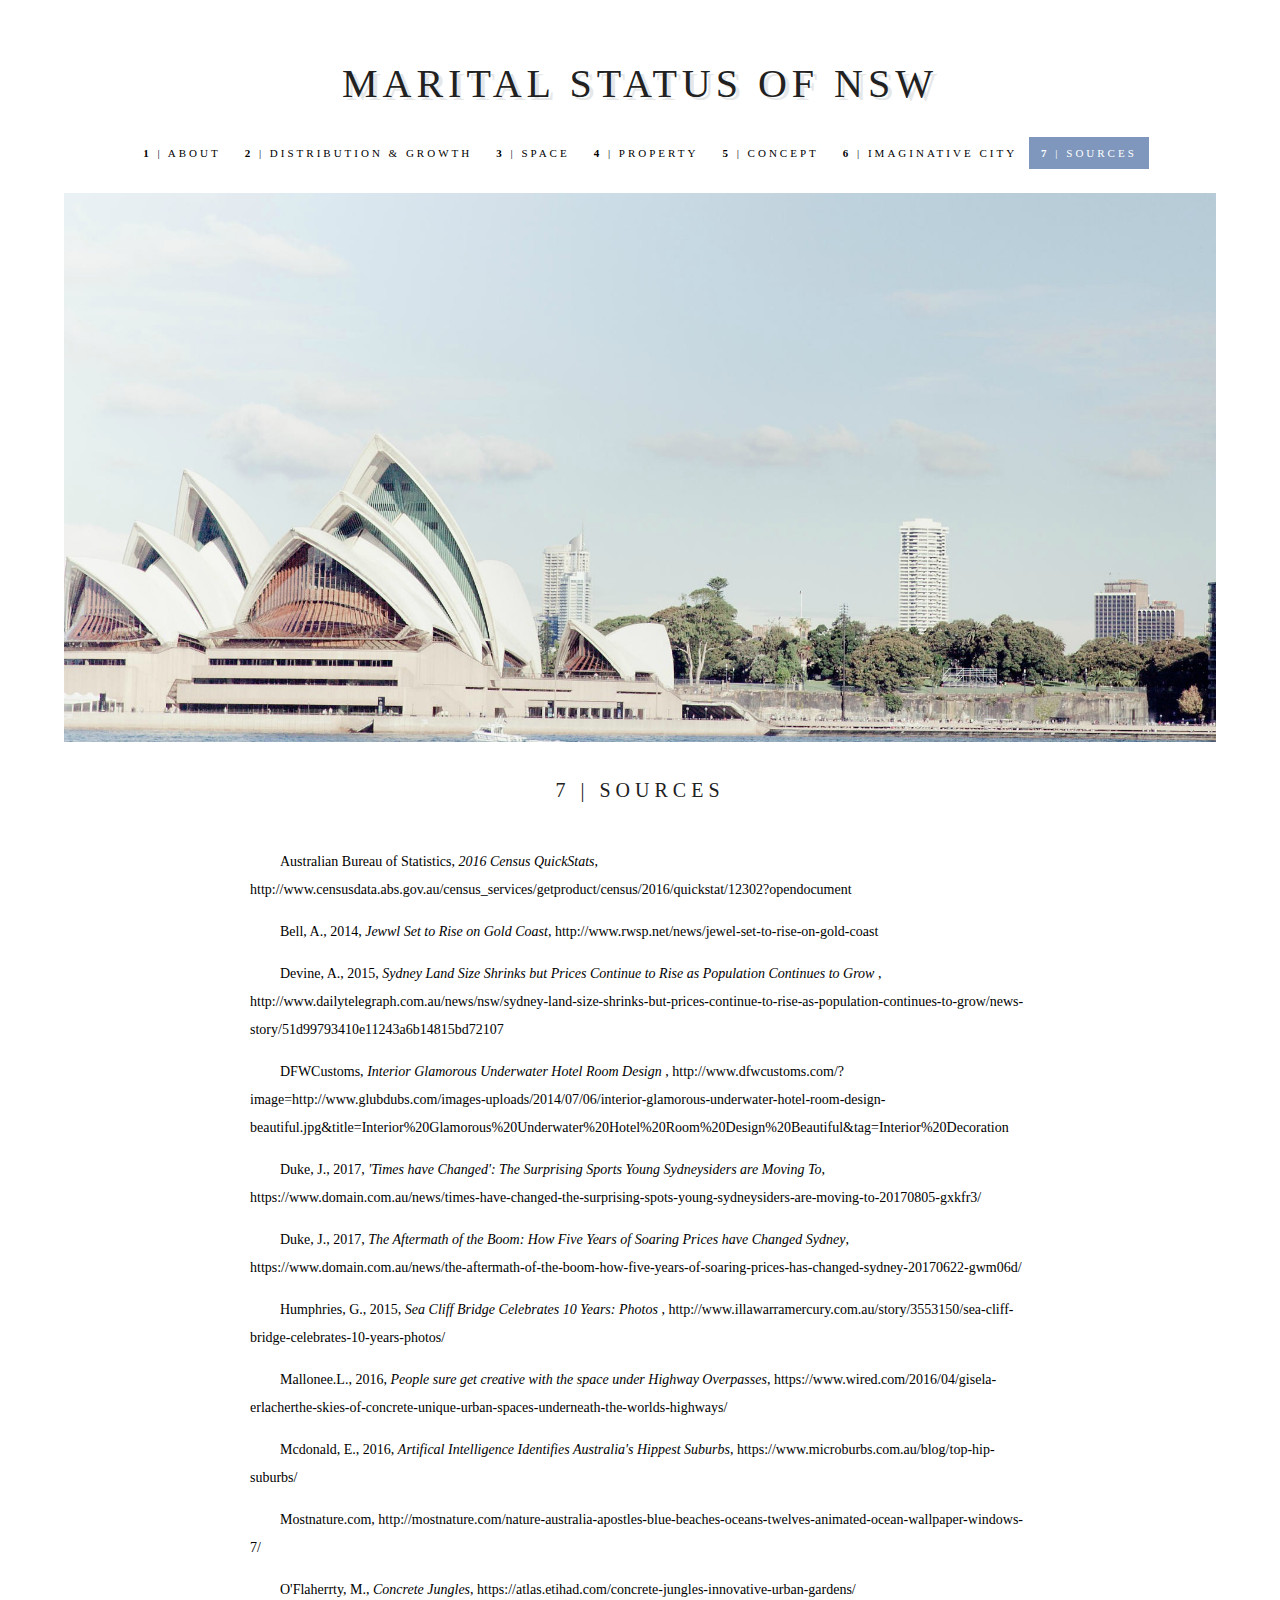
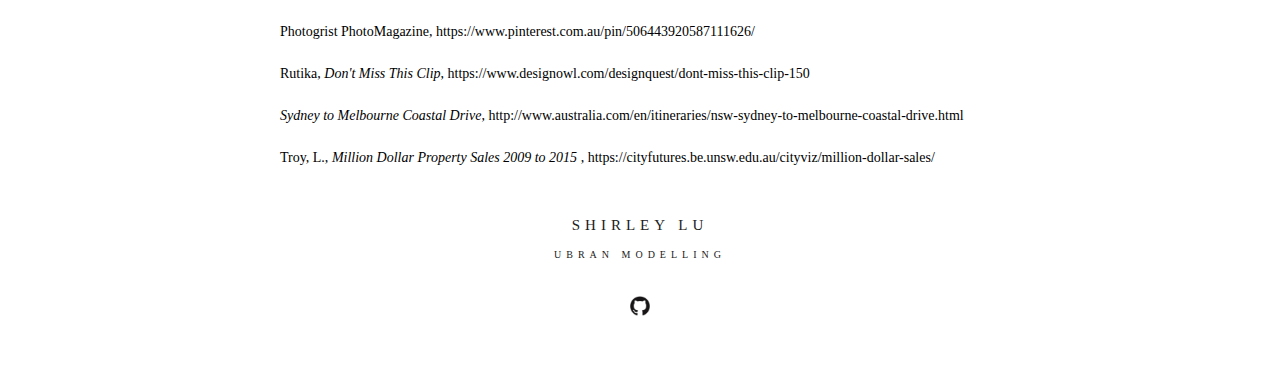
<file: page6.html>
<!DOCTYPE html>
<html>
<head>
<link rel="stylesheet" type="text/css" href="style.css"/>

<h1> MARITAL STATUS OF NSW </h1>
</head>

<body>
<title>Sources</title>
<div class = "topnav" id="myTopnav">
<a href="index.html"><B>1</B> | ABOUT</a>
<a href="page1.html"> <B>2</B> | DISTRIBUTION & GROWTH </a>
<a href="page2.html"> <B>3</B> | SPACE</a>
<a href="page3.html"> <B>4</B> | PROPERTY </a>
<a href="page4.html"> <B>5</B> | CONCEPT </a>
<a href="page5.html"> <B>6</B> | IMAGINATIVE CITY </a>
<a href="page6.html" class="active"> <B>7</B> | SOURCES</a>
</div>

<img src="Sydneyyyy.jpg" alt="image missing!" style="width: 90%" align="middle">

<h2> 7 | SOURCES </h2>

<p>Australian Bureau of Statistics, <i> 2016 Census QuickStats</i>, http://www.censusdata.abs.gov.au/census_services/getproduct/census/2016/quickstat/12302?opendocument</p>

<p>Bell, A., 2014, <i> Jewwl Set to Rise on Gold Coast</i>, http://www.rwsp.net/news/jewel-set-to-rise-on-gold-coast </p>

<p>Devine, A., 2015, <i>Sydney Land Size Shrinks but Prices Continue to Rise as Population Continues to Grow </i>, http://www.dailytelegraph.com.au/news/nsw/sydney-land-size-shrinks-but-prices-continue-to-rise-as-population-continues-to-grow/news-story/51d99793410e11243a6b14815bd72107</p>

<p>DFWCustoms, <i>Interior Glamorous Underwater Hotel Room Design </i>, http://www.dfwcustoms.com/?image=http://www.glubdubs.com/images-uploads/2014/07/06/interior-glamorous-underwater-hotel-room-design-beautiful.jpg&title=Interior%20Glamorous%20Underwater%20Hotel%20Room%20Design%20Beautiful&tag=Interior%20Decoration </p>

<p> Duke, J., 2017, <i> 'Times have Changed': The Surprising Sports Young Sydneysiders are Moving To</i>, https://www.domain.com.au/news/times-have-changed-the-surprising-spots-young-sydneysiders-are-moving-to-20170805-gxkfr3/</p>

<p> Duke, J., 2017, <i>The Aftermath of the Boom: How Five Years of Soaring Prices have Changed Sydney</i>, https://www.domain.com.au/news/the-aftermath-of-the-boom-how-five-years-of-soaring-prices-has-changed-sydney-20170622-gwm06d/</p>

<p>Humphries, G., 2015, <i>Sea Cliff Bridge Celebrates 10 Years: Photos </i>, http://www.illawarramercury.com.au/story/3553150/sea-cliff-bridge-celebrates-10-years-photos/</p>

<p> Mallonee.L., 2016, <i> People sure get creative with the space under Highway Overpasses</i>, https://www.wired.com/2016/04/gisela-erlacherthe-skies-of-concrete-unique-urban-spaces-underneath-the-worlds-highways/</p>

<p>Mcdonald, E., 2016, <i> Artifical Intelligence Identifies Australia's Hippest Suburbs</i>, https://www.microburbs.com.au/blog/top-hip-suburbs/</p>

<p> Mostnature.com, http://mostnature.com/nature-australia-apostles-blue-beaches-oceans-twelves-animated-ocean-wallpaper-windows-7/ </p>

<p>O'Flaherrty, M., <i> Concrete Jungles</i>, https://atlas.etihad.com/concrete-jungles-innovative-urban-gardens/</p>

<p>Photogrist PhotoMagazine, https://www.pinterest.com.au/pin/506443920587111626/</p>

<p>Rutika, <i> Don't Miss This Clip</i>, https://www.designowl.com/designquest/dont-miss-this-clip-150</p>

<p><i>Sydney to Melbourne Coastal Drive</i>, http://www.australia.com/en/itineraries/nsw-sydney-to-melbourne-coastal-drive.html </p>

<p> Troy, L., <i> Million Dollar Property Sales 2009 to 2015 </i>, https://cityfutures.be.unsw.edu.au/cityviz/million-dollar-sales/ </p>



<h3> SHIRLEY LU </h3>
<h4> UBRAN MODELLING </h4>

<footer> 
<a href="https://github.com/ShirleysmLu"> <img src="GitHub-Mark.png" style="width: 2%" align="center"></a>
 </footer>
</body>

</html>
</file>
<file: style.css>
.topnav {
  overflow: hidden;
  margin: 0;
  display: inline-block;
  list-style-type: none;
}

.topnav a {
  float: left;
  display: block;
  color: #000000;
  text-align: center;
  padding: 10px 12px;
  text-decoration: none;
  font-family: bebas;
  	letter-spacing: 3px;
  font-size: 11px;
}

.topnav a:hover {
  color: #496CA1;
}

.topnav a.active {
	display: block;
	text-align: center;
	background-color: #496CA1;
    color: white;
    opacity: 0.7;
}

body {
	background-color: white;
	text-align:center;
	font-family: Droid Serif;
	margin: 0;
	padding:0;
}

h1{
	margin: auto;
	color: #212121 ;
	font-family: bebas;
	font-weight: lighter;
	letter-spacing: 5px;
	font-size: 40px;
	text-shadow: 4px 3px #E5E7E9;
	padding: 60px 50px 30px 50px;
}

h2{
	margin-left: 250px;
	margin-right: 250px;
	text-align: center;
	color: #212121;
	font-family: oswald;
	font-weight: lighter;
	letter-spacing: 5px;
	font-size: 20px;
	padding: 0 50px 30px 50px;
}

p{
	text-indent: 30px;
	margin-left: 250px;
	margin-right: 250px;
	text-align: left;
	font-size:14px;
	color: #000000;
	line-height: 200%;
}

img{
	display: block;
	margin: 0 auto;
	text-align: center;
	  display: inline-block;
	padding: 20px 0 20px 0;
}

table, th, td {
	border: 1px solid black;
	border-collapse: collapse;
	font-size:14px;
		font-family: Droid Serif;
}

th{
	padding: 15px;
	text-align: center;
}

td{
	padding: 15px;
	text-align: left;
}

table{
	width: 60%;
	margin-right: auto;
	margin-left: auto;

}

h3{
	text-align: center;
	color: #212121;
	font-family: oswald;
	font-weight: lighter;
	letter-spacing: 5px;
	font-size: 15px;
	padding-top: 30px;
}

h4{
	text-align: center;
	color: #212121;
	font-family: segoe UI;
	font-weight: lighter;
	letter-spacing: 5px;
	font-size: 10px;
}

footer{
	text-align: center;
	padding-bottom: 30px;
}

.headerimage{
	display: inline-block;
}

.ImageTab{
	margin-right: 5%;
	margin-left:5%;
}
</file>
